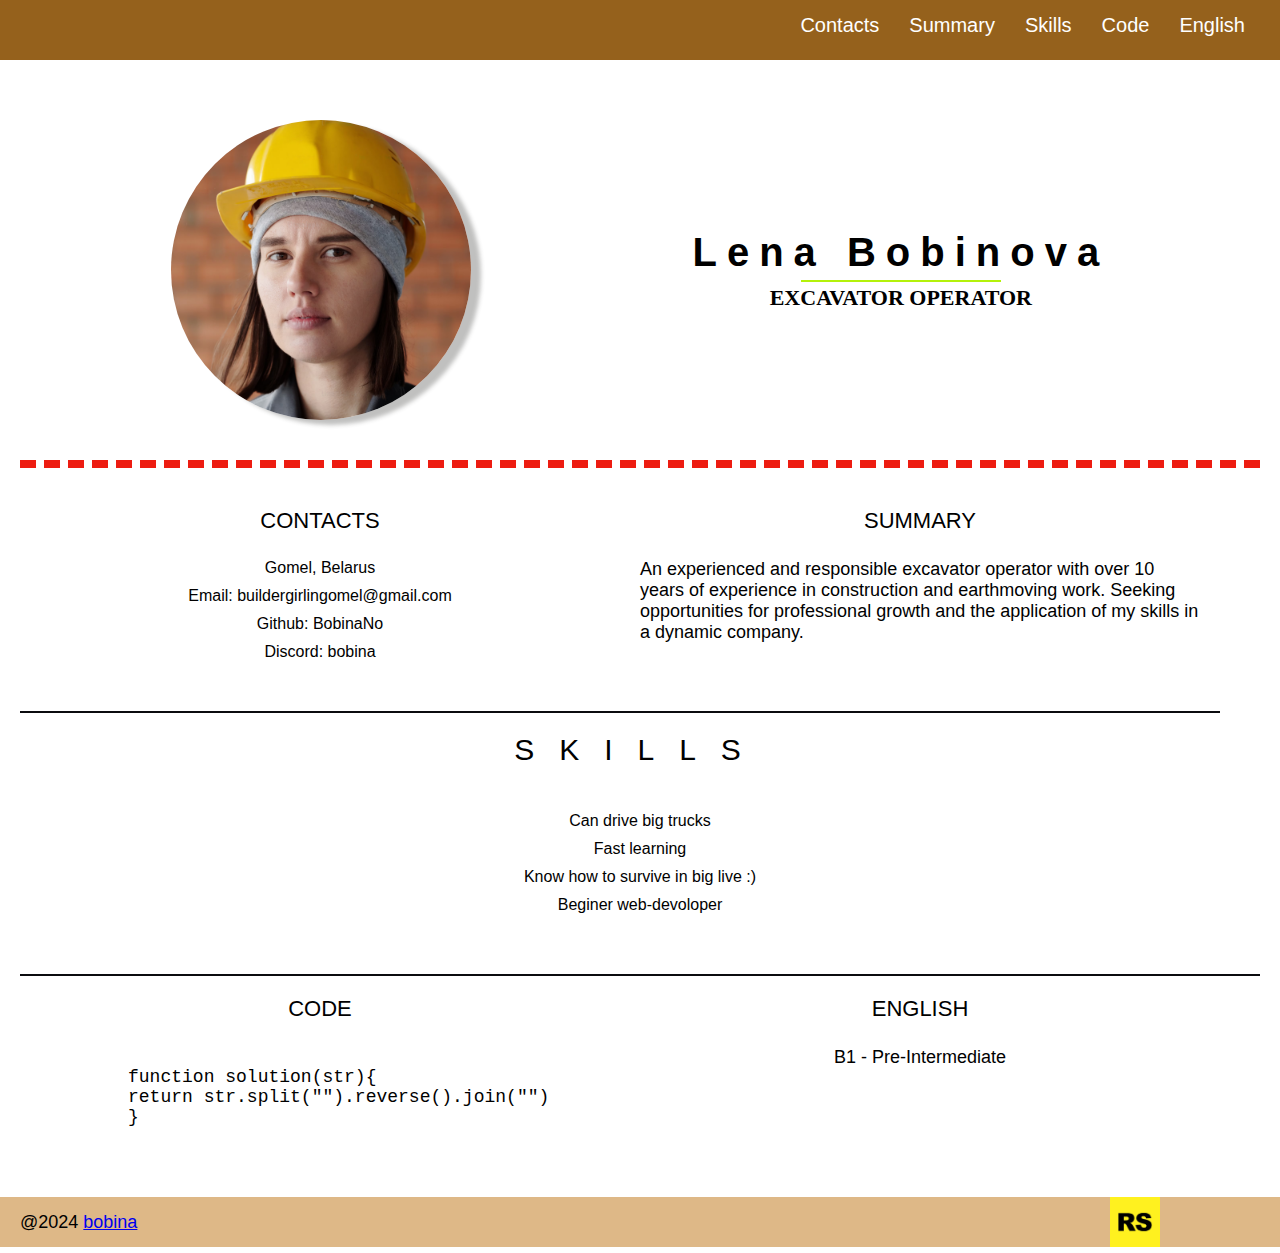
<file: index.html>
<!DOCTYPE html>
<html lang="en">
<head>
  <meta charset="UTF-8">
  <meta name="viewport" content="width=device-width, initial-scale=1.0">
  <title>CV</title>
  <link rel="stylesheet" href="style.css">
  <link rel="shortcut icon" href="assets/favicon.png" type="image/x-icon">
</head>
<body>
<header class="header">
  <div class="header-container container">
    <nav class="nav">
      <ul class="nav-list">
        <li class="nav-item"><a href="#contacts" class="nav-link">Contacts</a></li>
        <li class="nav-item"><a href="#summary" class="nav-link">Summary</a></li>
        <li class="nav-item"><a href="#skills" class="nav-link">Skills</a></li>
        <li class="nav-item"><a href="#skills" class="nav-link">Code</a></li>
        <li class="nav-item"><a href="#skills" class="nav-link">English</a></li>
      </ul>
    </nav>
  </div>
</header>
<main>
  <div class="container main-container">
    <section class="section section-profile">
      <img class="profile-photo" src="./assets/foto/photo.jpg" alt="my photo">
    <div class="section-profile-title">
      <h1 class="main-title">Lena Bobinova</h1>
      <h3 class="main-subtitle">excavator operator</h3>
    </div>
    </section>
    <section class="section section-contacts" id="contacts">
      <h2 class="section-title">Contacts</h2>
      <ul class="section-list">
        <li class="section-item">Gomel, Belarus</li>
        <li class="section-item">Email: buildergirlingomel@gmail.com</li>
        <li class="section-item">Github: BobinaNo </li>
        <li class="section-item">Discord: bobina</li>
      </ul>
    </section>

    <section class="section section-summary" id="summary">
      <h2 class="section-title">Summary</h2>
      <p>An experienced and responsible excavator operator with over 10 years of experience in construction and earthmoving work. Seeking opportunities for professional growth and the application of my skills in a dynamic company.</p>
    </section>

    <section class="section section-skills" id="skills">
      <h2 class="section-title">Skills</h2>
      <ul class="section-list">
        <li class="section-item">Can drive big trucks</li>
        <li class="section-item">Fast learning</li>
        <li class="section-item">Know how to survive in big live :)</li>
        <li class="section-item">Beginer web-devoloper</li>
      </ul>

    </section>

    <section class="section section-code" id="code">
      <h2 class="section-title">Code</h2>
      <pre class="pre">
        <code>
          function solution(str){
          return str.split("").reverse().join("")
          }
        </code>
      </pre>
    </section>

    <section class="section section-english" id="english">
      <h2 class="section-title">English</h2>
      <p>B1 - Pre-Intermediate</p>
    </section>
  </div>
</main>
<footer>
  <div class="container footer-container">
    <div>
      @2024
      <a href="https://github.com/BobinaNo" class="github">bobina</a>
    </div>
    
      <a href="https://rs.school/courses/javascript-preschool-ru" class="rss"></a>
    
  </div>
</footer>
</body>
</html>
</file>
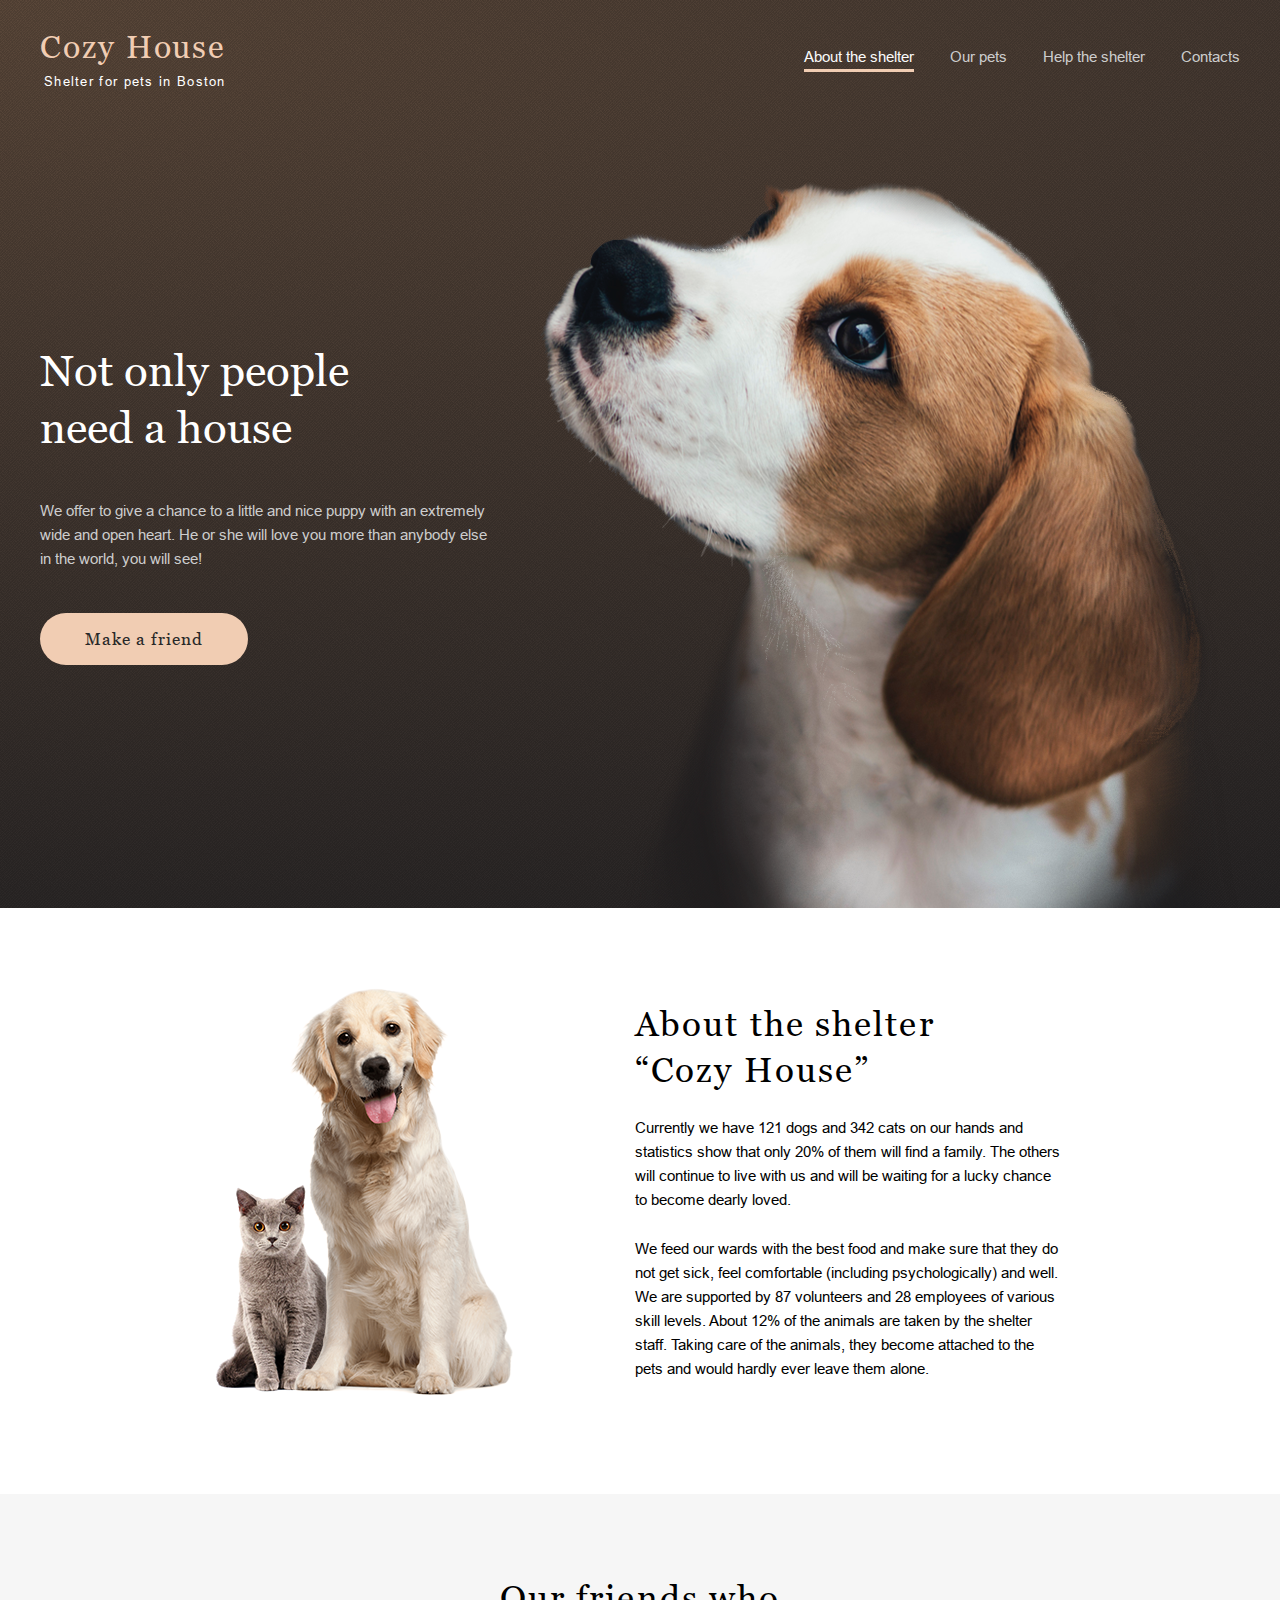
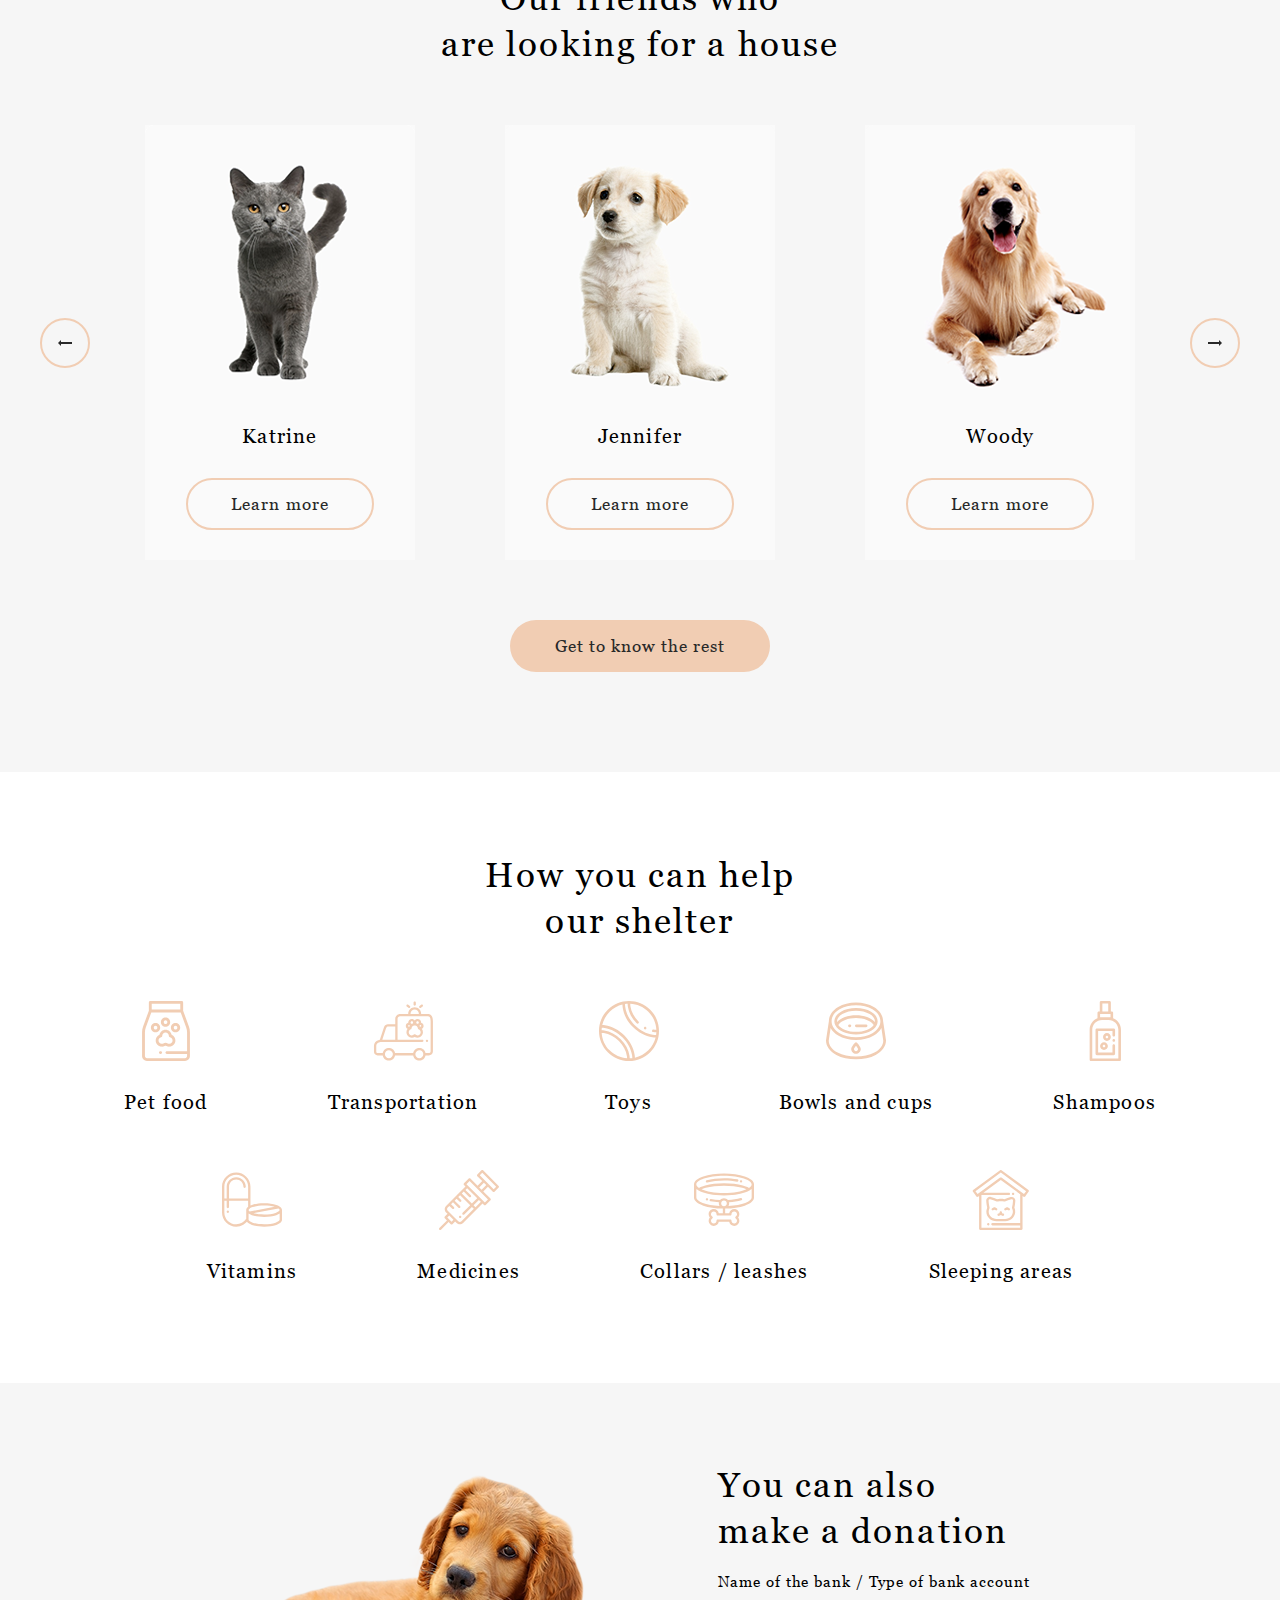
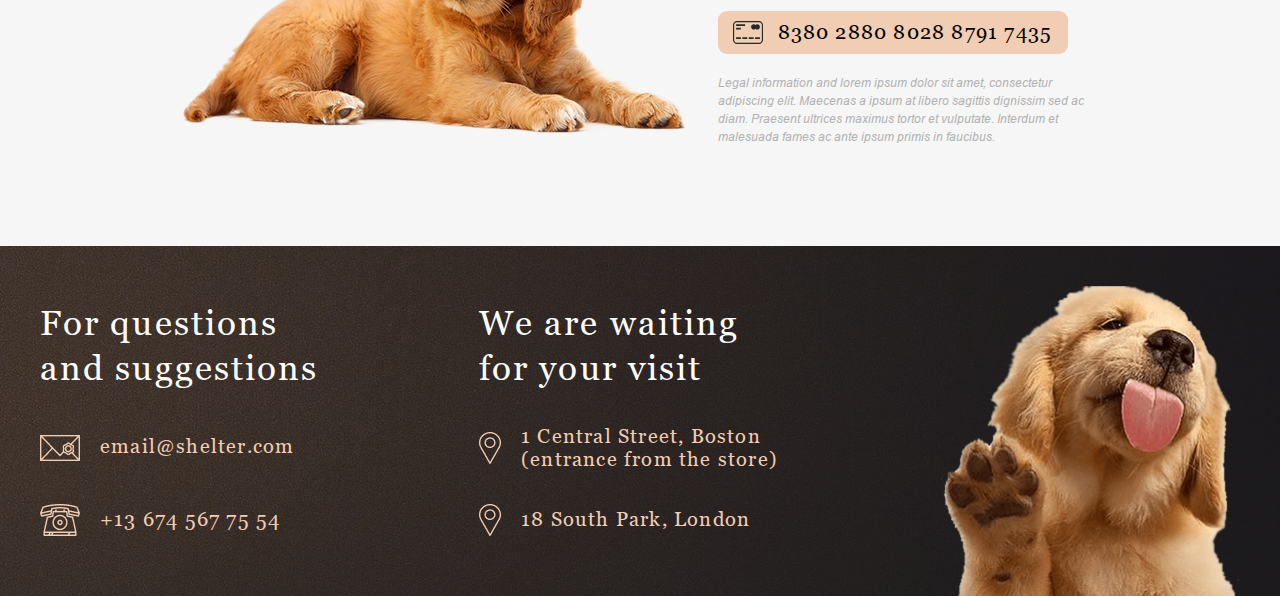
<file: shelter/index.html>
<!DOCTYPE html>
<html lang="en">
<head>
    <meta charset="UTF-8">
    <meta name="viewport" content="width=device-width, initial-scale=1.0">
    <link rel="stylesheet" href="style.css">
    <link rel="shortcut icon" href="./assets/img/fav-cat.png" type="image/x-icon">
    <title>Shelter</title>
</head>
<body>
    <div class="wrapper">
        <header class="header">
       
            <div class="header__container">
                <div class="logo">
                    <h1 class="logo__title">Cozy House</h1>
                    <p class="logo__sub-title">Shelter for pets in Boston</p>
                </div>
                <nav class="header__menu menu">
                    <ul class="menu__list">
                        <li class="menu__item"><a href="#about" class="menu__link menu__link_active">About the shelter</a></li>
                        <li class="menu__item"><a href="./our-pets.html" class="menu__link">Our pets</a></li>
                        <li class="menu__item"><a href="#help" class="menu__link">Help the shelter</a></li>
                        <li class="menu__item"><a href="#contacts" class="menu__link">Contacts</a></li>
                    </ul>
                </nav>
            </div>
        </header>
        <main class="main">
           <section class="not-only">
            <div class="not-only__container">
                <div class="not-only__content">

                    <div class="not-only__block-text block-text">
                        <h2 class="block-text__title">Not only people need a house</h2>
                        <div class="block-text__text">We offer to give a chance to a little and nice puppy with an extremely wide and open heart. He or she will love you more than anybody else in the world, you will see!</div>
                        <a href="#our-friends" class="block-text__button button">Make a friend</a>
                    </div>
                    <div class="not-only__image">
                        <img src="./assets/img/start-screen-puppy.png" alt="puppy">
                    </div>
                </div>
            </div>
           </section>

           <section class="about">
            <div class="about__container">
                <div class="about__image">
                    <img src="./assets/img/about-pets.png" alt="pets">
                </div>
                <div class="about__content">
                    <div class="about__about-text about-text">
                        <h3 class="about-text__title">About the shelter “Cozy House”</h3>
                        <p class="about-text__text">Currently we have 121 dogs and 342 cats on our hands and statistics show that only 20% of them will find a family. The others will continue to live with us and will be waiting for a lucky chance to become dearly loved.</p>
                        <p class="about-text__text">We feed our wards with the best food and make sure that they do not get sick, feel comfortable (including psychologically) and well. We are supported by 87 volunteers and 28 employees of various skill levels. About 12% of the animals are taken by the shelter staff. Taking care of the animals, they become attached to the pets and would hardly ever leave them alone.</p>
                    </div>
                    
                </div>
            </div>
           </section>



           <section class="our-friends" id="our-friends">
            <div class="out-friends__container">
                <h3 class="our-friends__title">Our friends who <br> are looking for a house</h3>
                <div class="carousel">
                    <button class="btn btn-left"><img src="./assets/img/arrow-left.png" alt="left"></button>
                    <div class="carousel__inner">
                        <div class="carousel__cards cards">
                            <div class="card">
                                <div class="card__image">
                                    <img src="./assets/img/pets-katrine.png" alt="">
                                </div>
                                <div class="card__name">Katrine</div>
                                <a href="#" class="card__button">Learn more</a>
                            </div> 
                            
                        </div>
                        <div class="carousel__cards cards">
                            <div class="card">
                                <div class="card__image">
                                    <img src="./assets/img/pets-jennifer.png" alt="">
                                </div>
                                <div class="card__name">Jennifer </div>
                                <a href="#" class="card__button">Learn more</a>
                            </div> 
                            
                        </div>
                        <div class="carousel__cards cards">
                            <div class="card">
                                <div class="card__image">
                                    <img src="./assets/img/pets-woody.png" alt="">
                                </div>
                                <div class="card__name">Woody</div>
                                <a href="#" class="card__button">Learn more</a>
                            </div> 
                            
                        </div>
                    </div>
                    <button class="btn btn-right"><img src="./assets/img/arrow-right.png" alt="right"></button>
                </div>
                <a href="" class="our-friends__button">Get to know the rest</a>
            </div>
           </section>

            <section class="help" id="help">
                <div class="help__container">
                    <h3 class="help__title">How you can help our shelter</h3>
                    <div class="help__cards">
                        <div class="help__card">
                            <img src="./assets/img/vector-help/Vector.svg" alt="food">
                            <p class="help__card-text">Pet food</p>
                        </div>
                        <div class="help__card">
                            <img src="./assets/img/vector-help/transportation.svg" alt="food">
                            <p class="help__card-text">Transportation</p>
                        </div>
                        <div class="help__card">
                            <img src="./assets/img/vector-help/toys.svg" alt="food">
                            <p class="help__card-text">Toys</p>
                        </div>
                        <div class="help__card">
                            <img src="./assets/img/vector-help/bowls-and-cups.svg" alt="food">
                            <p class="help__card-text">Bowls and cups</p>
                        </div>
                        <div class="help__card">
                            <img src="./assets/img/vector-help/shampoos.svg" alt="food">
                            <p class="help__card-text">Shampoos</p>
                        </div>
                        <div class="help__card">
                            <img src="./assets/img/vector-help/vitamins.svg" alt="food">
                            <p class="help__card-text">Vitamins</p>
                        </div>
                        <div class="help__card">
                            <img src="./assets/img/vector-help/medicines.svg" alt="food">
                            <p class="help__card-text">Medicines</p>
                        </div>
                        <div class="help__card">
                            <img src="./assets/img/vector-help/collars-or-leashes.svg" alt="food">
                            <p class="help__card-text">Collars / leashes</p>
                        </div>
                        <div class="help__card">
                            <img src="./assets/img/vector-help/sleeping-area.svg" alt="food">
                            <p class="help__card-text">Sleeping areas</p>
                        </div>
                    </div>
                </div>
            </section>

            <section class="in-addition">
                <div class="addition__container">
                    <div class="addition__content">
                        <div class="addition__img">
                            <img src="./assets/img/donation-dog.png" alt="dog">
                        </div>
                        <div class="addition__text">
                            <h3 class="addition__title">You can also make a donation</h3>
                            <p class="addition__bank-text">Name of the bank / Type of bank account</p>
                            <div class="addition__input-container">
                                <span class="addition__icon"><img src="./assets/img/credit-card.svg" alt="card"></span>
                                <input type="text" value="8380 2880 8028 8791 7435"  class="addition__input">
                            </div>
                            <p class="addition__legal-info">Legal information and lorem ipsum dolor sit amet, consectetur adipiscing elit. Maecenas a ipsum at libero sagittis dignissim sed ac diam. Praesent ultrices maximus tortor et vulputate. Interdum et malesuada fames ac ante ipsum primis in faucibus.</p>
                        </div>
                    </div>
                </div>
            </section>
            

        </main>
        <footer class="footer" id="contacts">
            <div class="footer__container">
                <div class="footer__content">
                    <div class="footer__contacts contacts">
                        <h3 class="contacts__title">For questions and suggestions</h3>
                        <a href="mailto:email@shelter.com" class="contacts__mail">
                            <img src="./assets/img/mail.png" alt="mail">email@shelter.com
                        </a>
                        <a href="tel:email@shelter.com" class="contacts__phone">
                            <img src="./assets/img/phone.png" alt="phone">+13 674 567 75 54
                        </a>
                    </div>
                    <div class="footer__location location">
                        <h3 class="location__title">We are waiting for your visit</h3>
                        <a href="#" class="location__mail">
                            <img src="./assets/img/icon-marker.png" alt="location">1 Central Street, Boston (entrance from the store)
                        </a>
                        <a href="#" class="location__phone">
                            <img src="./assets/img/icon-marker.png" alt="location">18 South Park, London 
                        </a>
                    </div>
                    <div class="footer__img">
                        <img src="./assets/img/footer-puppy.png" alt="puppy">
                    </div>
                </div>
            </div>
            
        </footer>
    </div>
</body>
</html>
</file>
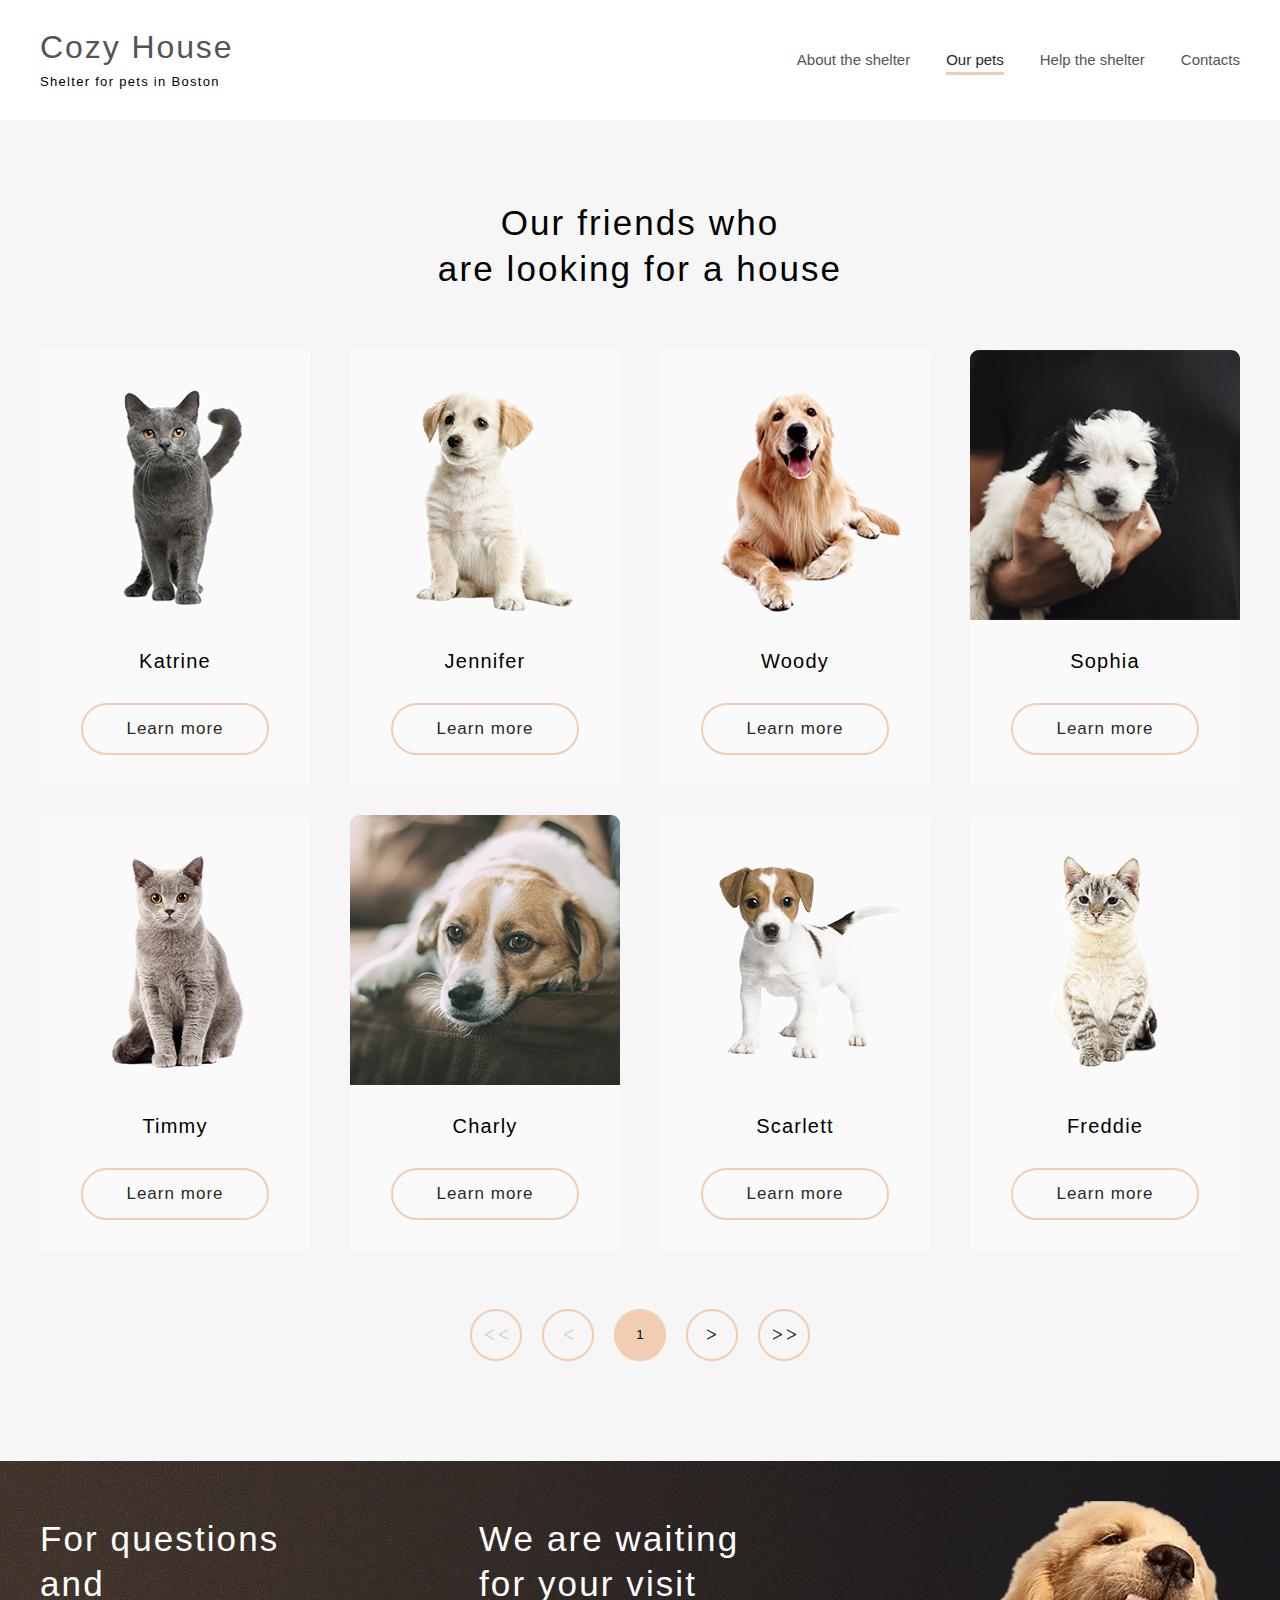
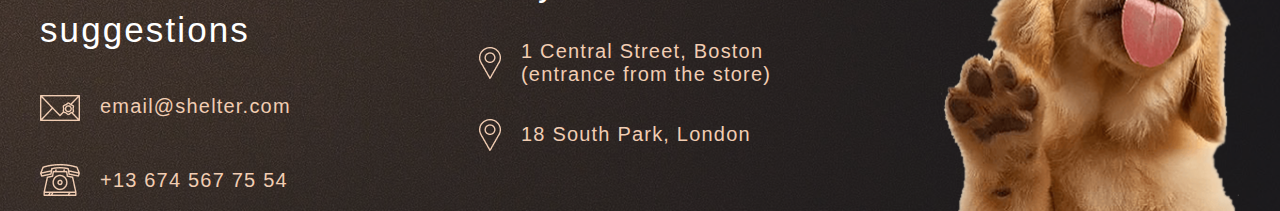
<file: shelter/our-pets.html>
<!DOCTYPE html>
<html lang="en">
<head>
    <meta charset="UTF-8">
    <meta name="viewport" content="width=device-width, initial-scale=1.0">
    <title>Cozy House</title>
    <link rel="stylesheet" href="style-pets.css">
    <link rel="shortcut icon" href="./assets/img/fav-cat.png" type="image/x-icon">
</head>
<body>
    <div class="wrapper">
        <header class="header">
       
            <div class="header__container">
                <div class="logo">
                    <h1 class="logo__title">Cozy House</h1>
                    <p class="logo__sub-title">Shelter for pets in Boston</p>
                </div>
                <nav class="header__menu menu">
                    <ul class="menu__list">
                        <li class="menu__item"><a href="./index.html" class="menu__link ">About the shelter</a></li>
                        <li class="menu__item"><a href="#our pets" class="menu__link menu__link_active">Our pets</a></li>
                        <li class="menu__item"><a href="./index.html#help" class="menu__link">Help the shelter</a></li>
                        <li class="menu__item"><a href="#contacts" class="menu__link">Contacts</a></li>
                    </ul>
                </nav>
            </div>
        </header>

        <main class="main">
            <section class="pets">
                <div class="pets__container">
                    <h3 class="pets__title">Our friends who<br>are looking for a house</h3>
                    <div class="pets__cards">
                        <div class="pets__card">
                            <img src="./assets/img/our-pets/pets-katrine.png" alt="" class="card__img">
                            <p class="card__name">Katrine</p>
                            <button class="card__btn">Learn more</button>
                        </div>
                        <div class="pets__card">
                            <img src="./assets/img/our-pets/pets-jennifer.png" alt="" class="card__img">
                            <p class="card__name">Jennifer</p>
                            <button class="card__btn">Learn more</button>
                        </div>
                        <div class="pets__card">
                            <img src="./assets/img/our-pets/pets-woody.png" alt="" class="card__img">
                            <p class="card__name">Woody</p>
                            <button class="card__btn">Learn more</button>
                        </div>
                        <div class="pets__card">
                            <img src="./assets/img/our-pets/pets-katrino.png" alt="" class="card__img">
                            <p class="card__name">Sophia</p>
                            <button class="card__btn">Learn more</button>
                        </div>
                        <div class="pets__card">
                            <img src="./assets/img/our-pets/pets-timmy.png" alt="" class="card__img">
                            <p class="card__name">Timmy</p>
                            <button class="card__btn">Learn more</button>
                        </div>
                        <div class="pets__card">
                            <img src="./assets/img/our-pets/pets-charly.png" alt="" class="card__img">
                            <p class="card__name">Charly</p>
                            <button class="card__btn">Learn more</button>
                        </div>
                        <div class="pets__card">
                            <img src="./assets/img/our-pets/pets-scarlet.png" alt="" class="card__img">
                            <p class="card__name">Scarlett</p>
                            <button class="card__btn">Learn more</button>
                        </div>
                        <div class="pets__card">
                            <img src="./assets/img/our-pets/pets-katrinka.png" alt="" class="card__img">
                            <p class="card__name">Freddie</p>
                            <button class="card__btn">Learn more</button>
                        </div>
                    </div>
                    <div class="pets__paginations">
                        <button class="pets__arrow-btn pets__arrow_two-left pets__arrow_inactive"><img src="./assets/img/our-pets/arrows/two-left.png" alt=""></button>
                        <button class="pets__arrow-btn pets__arrow_one-left pets__arrow_inactive"><img src="./assets/img/our-pets/arrows/one-left.png" alt=""></button>
                        <button class="pets__arrow-btn pets__arrow pets__arrow_active">1</button>
                        <button class="pets__arrow-btn pets__arrow_one-right "><img src="./assets/img/our-pets/arrows/one-right.png" alt=""></button>
                        <button class="pets__arrow-btn pets__arrow_two-right "><img src="./assets/img/our-pets/arrows/two-right.png" alt=""></button>
                    </div>
                </div>
            </section>
        </main>

        <footer class="footer" id="contacts">
            <div class="footer__container">
                <div class="footer__content">
                    <div class="footer__contacts contacts">
                        <h3 class="contacts__title">For questions and suggestions</h3>
                        <a href="mailto:email@shelter.com" class="contacts__mail">
                            <img src="./assets/img/mail.png" alt="mail">email@shelter.com
                        </a>
                        <a href="tel:email@shelter.com" class="contacts__phone">
                            <img src="./assets/img/phone.png" alt="phone">+13 674 567 75 54
                        </a>
                    </div>
                    <div class="footer__location location">
                        <h3 class="location__title">We are waiting for your visit</h3>
                        <a href="#" class="location__zone-1">
                            <img src="./assets/img/icon-marker.png" alt="location">1 Central Street, Boston (entrance from the store)
                        </a>
                        <a href="#" class="location__zone-2">
                            <img src="./assets/img/icon-marker.png" alt="location">18 South Park, London 
                        </a>
                    </div>
                    <div class="footer__img">
                        <img src="./assets/img/footer-puppy.png" alt="puppy">
                    </div>
                </div>
            </div>
            
        </footer>
    </div>
    
</body>
</html>
</file>
<file: style.css>
* {
    margin: 0;
    padding: 0;
    box-sizing: border-box;
}

body {
    font-size: 18px;
    margin: 0;
    padding: 0;
    display: flex;
    flex-direction: column;
    justify-content: space-between;
    font-family: 'Gill Sans', 'Gill Sans MT', Calibri, 'Trebuchet MS', sans-serif;

}

.header-container {
    background-color: rgb(149, 97, 28);
}

.container {
    max-width: 1440px;
    margin: 0 auto;
    padding: 0 20px;
}

.main-container {
    display: flex;
    flex-wrap: wrap;
}

.nav {
    min-height: 60px;
}

.nav-list {
    display: flex;
    justify-content: flex-end;
    align-items: center;
    list-style: none;
}

.nav-item {}

.nav-link {
    position: relative;
    padding: 0 15px;
    text-decoration: none;
    font-size: 20px;
    font-weight: 500;
    line-height: 50px;
    color: #ffffff;
    transition: 0.5s;
}

.nav-link:hover {
    color: #b4f20a;
    /* transition: 0.5s; */
}

.nav-link::after {
    content: "";
    position: absolute;
    left: 15px;
    bottom: -6px;
    width: calc(100% - 30px);
    background-color: blue;
    height: 2px;
    transition: 0.5s;
    opacity: 0;
}

.nav-link:hover::after {
    opacity: 1;
}


.section {
    /* display: flex; */
    margin-top: 20px;
    padding-bottom: 30px;
    border-bottom: 2px solid rgb(11, 12, 15);
}

.section:nth-child(5),
.section:nth-child(6) {
    border-bottom: none;
}

.section-profile {
    display: flex;
    justify-content: space-around;
    align-items: center;
    width: 100%;
    padding: 40px;
    border-bottom: 8px dashed rgb(237, 28, 17);
}

.profile-photo {
    width: 300px;
    height: 300px;
    object-fit: cover;
    border-radius: 50%;
    box-shadow: 10px 5px 4px rgba(48, 45, 42, 0.3);
}

.section-profile-title {
    display: flex;
    flex-direction: column;
    align-items: center;
}

.main-title {
    position: relative;
    margin-bottom: 10px;
    font-size: 40px;
    font-weight: 700;
    letter-spacing: 10px;
}

.main-title::after {
    content: '';
    position: absolute;
    top: 50px;
    left: 50%;
    margin-left: -100px;
    width: 200px;
    height: 2px;
    background-color: #b4f20a;
}

.main-subtitle {
    font-size: 22px;
    text-transform: uppercase;
    font-family: 'Times New Roman', Times, serif;
}

.section-contacts {
    width: calc(50% - 20px);
    padding: 20px;
}

.section-title {
    margin-bottom: 25px;
    font-size: 22px;
    font-weight: 400;
    text-align: center;
    text-transform: uppercase;
}

.section-list {
    list-style: none;
}

.section-item {
    margin-bottom: 10px;
    font-size: 16px;
}

.section-summary {
    width: calc(50% - 20px);
    padding: 20px;
}

.section-skills {

    display: flex;
    flex-direction: column;
    align-items: center;
    margin: 0 auto;
    width: 100%;
}

.section-skills>h2 {
    margin-top: 20px;
    font-size: 30px;
    letter-spacing: 25px;
}

.section-list {
    margin: 20px;
    display: flex;
    flex-direction: column;
    align-items: center;
}

.section-code {
    width: calc(50% - 20px);

}



.section-english {
    width: calc(50% - 20px);
}

.section-english p {
    text-align: center;
}

.footer-container {
    display: flex;
    justify-content: space-between;
    align-items: center;
    margin: 0 auto;
    /* min-height: 60px; */
    background-color: burlywood;

}

.rss {
    width: 150px;
    height: 50px;
    background-image: url('./assets/rs-logo.png');
    background-size: contain;
    background-repeat: no-repeat;
}
</file>
<file: shelter/style.css>
@font-face {
    font-display: swap;
    font-family: 'Arial';
    font-style: italic;
    font-weight: 400;
    src: url('./assets/fonts/arial-italic.woff2') format('woff2');
}

@font-face {
    font-display: swap;
    font-family: 'Arial';
    font-style: normal;
    font-weight: 400;
    src: url('./assets/fonts/arial-regular.woff2') format('woff2');
}

@font-face {
    font-display: swap;
    font-family: 'Georgia';
    font-style: italic;
    font-weight: 400;
    src: url('./assets/fonts/georgia-italic.woff2') format('woff2');
}

@font-face {
    font-display: swap;
    font-family: 'Georgia';
    font-style: normal;
    font-weight: 400;
    src: url('./assets/fonts/georgia-regular.woff2') format('woff2');
}

@font-face {
    font-display: swap;
    font-family: 'Georgia';
    font-style: normal;
    font-weight: 700;
    src: url('./assets/fonts/georgia-bold.woff2') format('woff2');
}


h1,
h2,
h3,
h4,
h5,
h6,
p {
    font-size: inherit;
    font-weight: inherit;
}

ul,
ul li {
    list-style: none;
}

*,
*::before,
*::after {
    box-sizing: border-box;
}

:focus,
:active {
    outline: none;
}

a:focus,
a:active {
    outline: none;
}

a,
a:link,
a:visited {
    text-decoration: none;
}

a:hover {
    /* color: inherit; */
    text-decoration: none;
}

img {
    vertical-align: top;
}

img,
svg {
    max-width: 100%;
    height: auto;
}

* {
    margin: 0;
    padding: 0;
    box-sizing: border-box;
}


:root {
    --color-light-xl: #fff;
    --color-light-l: #f6f6f6;
    --color-light-s: #fafafa;
    --color-dark-s: #cdcdcd;
    --color-dark-m: #b2b2b2;
    --color-dark-l: #545454;
    --color-dark-xl: #4c4c4c;
    --color-dark-2xl: #444;
    --color-dark-3xl: #292929;
    --color-primary: #f1cdb3;
    --color-primary-light: #fddcc4;
    --start-screen-gradient-background: #211f20;
    --footer-gradient-background: #211f20;
    --font-family: "Georgia", sans-serif;
    --second-family: "Arial", sans-serif;
}

* {
    margin: 0;
    padding: 0;
    box-sizing: border-box;
}

html,
body {
    height: 100%;
    font-family: var(--font-family);
    font-size: 15px;
    scroll-behavior: smooth;
    /* background-color: #444; */
}

.wrapper {
    overflow: hidden;
    display: flex;
    flex-direction: column;
    min-height: 100%;
}

.main {
    flex: 1 1 auto;
}

[class*="__container"] {
    max-width: 1200px;
    margin: 0px auto;

}

.header {
    margin: 30px 0 -90px 0;
    z-index: 1;
}

.header__container {

    display: flex;
    justify-content: center;
    min-height: 60px;
    align-items: center;
}

.logo__title {
    margin-bottom: 10px;
    font-family: var(--font-family);

    font-size: 32px;
    font-weight: 400;
    line-height: 35.2px;
    letter-spacing: 0.06em;
    color: var(--color-primary);


}

.logo__sub-title {

    font-family: var(--second-family);
    font-size: 13px;
    font-weight: 400;
    line-height: 14.95px;
    letter-spacing: 0.1em;
    color: var(--color-light-xl);
    margin-left: 4px;

}

.header__menu {
    flex: 1 1 auto;
}

.menu {
    display: flex;
    justify-content: flex-end;

}

.menu__list {
    display: flex;
}

.menu__item {
    margin: 0 0 7px 36px;
}

.menu__link {

    font-family: var(--second-family);
    font-weight: 400;
    font-size: 15px;
    line-height: 160%;
    color: var(--color-dark-s);
}

.menu__link:hover {
    color: var(--color-light-xl)
}

.menu__link_active {
    position: relative;
    font-family: var(--second-family);
    font-weight: 400;
    font-size: 15px;
    line-height: 160%;
    color: var(--color-light-s);
}

.menu__link_active::after {
    content: '';
    position: absolute;
    width: 100%;
    height: 3px;
    background-color: var(--color-primary);
    left: 0;
    bottom: -7px;
}



/* NOT ONLY */

.not-only {
    background: url('./assets/img/noise_transparent.png'), radial-gradient(237.5% 111.8% at 0% 0%, rgb(91, 72, 58) 0%, rgb(38, 36, 37) 100%);

    padding: 180px 0 0 0;
}

.not-only__container {
    display: flex;
    flex-wrap: wrap;
    align-items: center;
}

.not-only__content {
    display: flex;
    align-items: center;
}

.not-only__block-text {

    /* flex: 0 1 50%; */
}

.block-text {
    max-width: 460px;
    margin-bottom: 80px;
}

.block-text__title {
    max-width: 310px;
    margin-bottom: 42px;
    /* font-family: Georgia, sans-serif; */
    font-family: var(--font-family);
    font-size: 44px;
    font-weight: 400;
    line-height: 57.2px;
    color: var(--color-light-xl);


}

.block-text__text {
    margin-bottom: 42px;
    font-family: var(--second-family);
    font-size: 15px;
    font-weight: 400;
    line-height: 24px;
    color: var(--color-dark-s);


}

.block-text__button {

    padding: 15px 45px;
    border-radius: 100px;
    background-color: var(--color-primary);
    /* margin: 42px 0 0 0; */

}

.block-text__button:hover {
    background-color: var(--color-primary-light);
    transition: background-color 0.5s ease;
}

.button {
    /* display: inline-block; */
    display: inline-block;
    font-family: var(--font-family);
    font-size: 17px;
    font-weight: 400;
    line-height: 22.1px;
    letter-spacing: 0.06em;
    color: var(--color-dark-3xl);

}

.not-only__image {
    /* flex: 0 1 50%; */
    margin-left: 40px;
}

.not-only__image img {
    max-width: 100%;
}


/* ABOUT */

.about {

    background: var(--color-light-xl);
    margin-top: 80px;
}

.about__container {
    display: flex;
    /* justify-content: center; */
}

.about__image {
    flex: 0 1 50%;
    padding: 0 0 0 174px;



}

.about__content {
    flex: 0 1 50%;
}

.about__about-text {
    padding: 14px 175px 0 0;
}

.about-text {}

.about-text__title {
    width: 370px;
    margin-bottom: 23px;
    font-family: var(--font-family);
    font-size: 35px;
    font-weight: 400;
    line-height: 45.5px;
    letter-spacing: 0.06em;


}

.about-text__text {
    width: 430px;
    font-family: var(--second-family);
    font-size: 15px;
    font-weight: 400;
    line-height: 24px;


}

.about-text__text:nth-of-type(1) {
    margin-bottom: 25px;
}




/* OUR FRIENDS */

.our-friends {
    background-color: var(--color-light-l);

}

.out-friends__container {
    display: flex;
    flex-direction: column;
    align-items: center;
    margin-top: 98px;
}

.our-friends__title {
    max-width: 400px;
    padding-top: 82px;
    padding-bottom: 58px;
    font-family: var(--font-family);
    font-size: 35px;
    font-weight: 400;
    line-height: 45.5px;
    letter-spacing: 0.06em;
    text-align: center;


}

.carousel {
    display: flex;
    justify-content: space-between;
    width: 1200px;
}

.btn {
    display: flex;
    justify-content: center;
    align-items: center;
    border: solid 2px;
    border-radius: 50%;
    align-self: center;
    width: 50px;
    height: 50px;
    border-color: var(--color-primary);
    background-color: var(--color-light-l);
    cursor: pointer;
}

.btn:hover {
    background-color: var(--color-primary-light);
    transition: background-color 0.5s ease;
}

.btn-left {}

.carousel__inner {
    display: flex;
    gap: 90px;
}

.carousel__cards {}

.cards {}

.card {
    display: flex;
    flex-direction: column;
    align-items: center;
    width: 270px;
    background-color: var(--color-light-s);
    /* height: 400px; */
}

.card:hover {
    box-shadow: 2px 5px 15px rgb(12, 12, 13);
    transition: box-shadow 0.5s ease;
}

.card__image {
    width: 100%;
}

.card__name {
    margin-top: 30px;
    margin-bottom: 30px;
    font-family: var(--font-family);
    font-size: 20px;
    font-weight: 400;
    line-height: 22.72px;
    letter-spacing: 0.06em;
    /* text-align: center; */

}

.card__button {
    display: inline-block;
    padding: 13px 43px;
    margin-bottom: 30px;
    border: solid 2px;
    border-color: var(--color-primary);
    border-radius: 100px;
    font-family: var(--font-family);
    font-size: 17px;
    font-weight: 400;
    line-height: 22.1px;
    letter-spacing: 0.06em;
    color: var(--color-dark-3xl);


}

.card:hover .card__button {
    background-color: var(--color-primary-light);
    transition: background-color 0.5s ease;
}

.btn-right {}

.our-friends__button {
    margin-top: 60px;
    margin-bottom: 100px;
    padding: 15px 45px;
    /* border: 2px solid; */
    background-color: var(--color-primary);
    border-radius: 100px;
    font-family: var(--font-family);
    font-size: 17px;
    font-weight: 400;
    line-height: 22.1px;
    letter-spacing: 0.06em;
    color: var(--color-dark-3xl);


}

.our-friends__button:hover {
    background-color: var(--color-primary-light);
    transition: background-color 0.5s ease;
}


/* HELP */

.help {
    background-color: var(--color-light-xl);
}

.help__container {
    display: flex;
    flex-direction: column;
    align-items: center;
}

.help__title {

    max-width: 312px;
    margin-top: 81px;
    margin-bottom: 57px;
    font-family: var(--font-family);
    font-size: 35px;
    font-weight: 400;
    line-height: 45.5px;
    letter-spacing: 0.06em;
    text-align: center;

}

.help__cards {
    display: flex;
    justify-content: center;
    flex-wrap: wrap;
    gap: 56px 120px;
}

.help__card {
    display: flex;
    flex-direction: column;
    align-items: center;
}

.help__card img {
    width: 60px;
    height: 60px;
}

.help__card-text {
    margin-top: 30px;
    font-family: var(--font-family);
    font-size: 20px;
    font-weight: 400;
    line-height: 23px;
    letter-spacing: 0.06em;
    text-align: center;

}


/* IN ADDITION */

.in-addition {
    background-color: var(--color-light-l);
}

.addition__container {}

.addition__content {
    display: flex;
    align-items: center;
    /* justify-content: baseline; */
    column-gap: 30px;
    margin-top: 100px;
    padding: 80px 0 100px 0px;
    /* justify-content: center;
    column-gap: 60px; */
    /* gap: 50px; */
    justify-content: center;

}

.addition__img {
    /* flex: 0 0 60%; */
    /* padding-right: 50px;
    flex: 0 0 40%; */
    /* align-self: center; */
}

.addition__img img {
    /* width: 100%;
    height: 261px; */
}

.addition__text {
    display: flex;
    flex-direction: column;
    /* row-gap: 30px; */
    /* flex: 0 0 320px; */
    /* flex: 0 1 50%; */
}

.addition__title {
    max-width: 300px;
    font-family: var(--font-family);
    font-size: 35px;
    font-weight: 400;
    line-height: 45.5px;
    letter-spacing: 0.06em;
    margin-bottom: 20px;


}

.addition__bank-text {
    margin-bottom: 20px;
    font-family: var(--font-family);
    font-size: 15px;
    font-weight: 400;
    line-height: 16.5px;
    letter-spacing: 0.06em;



}

.addition__input-container {
    display: flex;
    align-items: center;
    width: 350px;
    gap: 15px;
    padding: 10px 15px;
    background-color: var(--color-primary);
    border-radius: 9px;
    /* cursor: pointer; */
}

.addition__input-container:hover {
    background-color: var(--color-primary-light);
    transition: background-color 0.5s ease;
}


.addition__icon {}

.addition__input {
    width: 275px;
    background-color: var(--color-primary);
    font-family: var(--font-family);
    font-size: 20px;
    font-weight: 400;
    line-height: 23px;
    letter-spacing: 0.06em;
    text-align: left;
    border: none;
    cursor: pointer;

}

.addition__input:hover {
    background-color: var(--color-primary-light);
    transition: background-color 0.5s ease;
}

.addition__legal-info {
    margin-top: 20px;
    max-width: 380px;
    font-family: var(--second-family);
    font-size: 12px;
    font-style: italic;
    font-weight: 400;
    line-height: 18px;
    color: var(--color-dark-m);


}



/* FOOTER */

.footer {
    background: url('./assets/img/footer-background.png') center center no-repeat;
    background-size: cover;

}

.footer__container {
    padding-top: 40px;
    /* display: flex; */
}

.footer__content {
    display: flex;
    justify-content: space-between;

}

.footer__contacts {
    margin-top: 15px;
    display: flex;
    flex-direction: column;
    row-gap: 43px;
    max-width: 280px;

}

.contacts {}

.contacts__title {

    font-family: var(--font-family);
    font-size: 35px;
    font-weight: 400;
    line-height: 45.5px;
    letter-spacing: 0.06em;
    color: var(--color-light-xl);


}

.contacts__mail {
    display: flex;
    gap: 20px;
    font-family: var(--font-family);
    font-size: 20px;
    font-weight: 400;
    line-height: 23px;
    letter-spacing: 0.06em;
    color: var(--color-primary);


}

.contacts__phone {
    display: flex;
    gap: 20px;
    align-items: center;
    font-family: var(--font-family);
    font-size: 20px;
    font-weight: 400;
    line-height: 23px;
    letter-spacing: 0.06em;
    color: var(--color-primary);
}

.footer__location {
    display: flex;
    flex-direction: column;
    max-width: 302px;
}

.location {
    margin-top: 15px;
    display: flex;
    flex-direction: column;
    row-gap: 33px;
    max-width: 302px;
}

.location__title {
    font-family: var(--font-family);
    font-size: 35px;
    font-weight: 400;
    line-height: 45.5px;
    letter-spacing: 0.06em;
    color: var(--color-light-xl);



}

.location__mail {
    display: flex;
    gap: 20px;
    align-items: center;
    font-family: var(--font-family);
    font-size: 20px;
    font-weight: 400;
    line-height: 23px;
    letter-spacing: 0.06em;
    color: var(--color-primary);
}

.location__phone {
    display: flex;
    gap: 20px;
    align-items: center;
    font-family: var(--font-family);
    font-size: 20px;
    font-weight: 400;
    line-height: 23px;
    letter-spacing: 0.06em;
    color: var(--color-primary);
}

.footer__img {}
</file>
<file: shelter/style-pets.css>
h1,
h2,
h3,
h4,
h5,
h6,
p {
    font-size: inherit;
    font-weight: inherit;
}

ul,
ul li {
    list-style: none;
}

*,
*::before,
*::after {
    box-sizing: border-box;
}

:focus,
:active {
    outline: none;
}

a:focus,
a:active {
    outline: none;
}

a,
a:link,
a:visited {
    text-decoration: none;
}

a:hover {
    /* color: inherit; */
    text-decoration: none;
}

img {
    vertical-align: top;
}

img,
svg {
    max-width: 100%;
    height: auto;
}

* {
    margin: 0;
    padding: 0;
    box-sizing: border-box;
}


:root {
    --color-light-xl: #fff;
    --color-light-l: #f6f6f6;
    --color-light-s: #fafafa;
    --color-dark-s: #cdcdcd;
    --color-dark-m: #b2b2b2;
    --color-dark-l: #545454;
    --color-dark-xl: #4c4c4c;
    --color-dark-2xl: #444;
    --color-dark-3xl: #292929;
    --color-primary: #f1cdb3;
    --color-primary-light: #fddcc4;
    --start-screen-gradient-background: #211f20;
    --footer-gradient-background: #211f20;
    --font-family: "Georgia", sans-serif;
    --second-family: "Arial", sans-serif;
}

html {
    scroll-behavior: smooth;
}


.wrapper {
    overflow: hidden;
    display: flex;
    flex-direction: column;
    min-height: 100%;

}

[class*="__container"] {
    max-width: 1280px;
    margin: 0px auto;

}


.header {}

.header__container {
    padding: 0 40px;
    min-height: 120px;
    display: flex;
    align-items: center;
    justify-content: space-between;

}

.logo {
    display: flex;
    flex-direction: column;
    gap: 10px
}

.logo__title {

    font-family: var(--font-family);
    font-size: 32px;
    font-weight: 400;
    line-height: 35.2px;
    letter-spacing: 0.06em;
    color: var(--color-dark-l);

}

.logo__sub-title {

    font-family: var(--second-family);
    font-size: 13px;
    font-weight: 400;
    line-height: 14.95px;
    letter-spacing: 0.1em;


}

.header__menu {}

.menu {
    /* display: flex; */
}

.menu__list {
    display: flex;
    /* align-items: baseline; */
    gap: 36px;
    /* align-items: center; */
}

.menu__item {}

.menu__link {

    font-family: var(--second-family);
    font-size: 15px;
    font-weight: 400;
    line-height: 24px;
    color: var(--color-dark-l);

}

.menu__link:hover {
    color: var(--color-dark-3xl);
    transition: color 0.3s ease;
}

.menu__link_active {
    position: relative;
    color: var(--color-dark-3xl)
}

.menu__link_active::after {
    content: '';
    position: absolute;
    height: 3px;
    width: 100%;
    background-color: var(--color-primary);
    left: 0;
    bottom: -7px;
}


/* OUR PETS */

.main {}

.pets {
    background-color: var(--color-light-l);
    padding: 80px 0 100px;
}

.pets__container {
    display: flex;
    flex-direction: column;
    row-gap: 59px;
    padding: 0 40px;
}

.pets__title {
    font-family: var(--font-family);
    font-size: 35px;
    font-weight: 400;
    line-height: 45.5px;
    letter-spacing: 0.06em;
    text-align: center;

}

.pets__cards {
    display: flex;
    flex-wrap: wrap;
    gap: 30px 40px;
}

.pets__card {
    display: flex;
    flex-direction: column;
    align-items: center;
    row-gap: 30px;
    padding-bottom: 30px;
    background-color: var(--color-light-s);
}

.pets__card:hover {
    box-shadow: 3px 2px 10px 10px rgba(9, 9, 9, 0.04);
    transition: box-shadow 0.7s ease;
}

.pets__card:hover .card__btn {
    background-color: var(--color-primary-light);
    transition: background-color 0.5s ease;
}

.card__img {}

.card__img img {
    width: 100%;
    height: auto;
}

.card__name {
    font-family: var(--font-family);
    font-size: 20px;
    font-weight: 400;
    line-height: 22.72px;
    letter-spacing: 0.06em;
}

.card__btn {
    padding: 13px 43px;
    border: solid 2px;
    border-color: var(--color-primary);
    border-radius: 100px;
    font-family: var(--font-family);
    font-size: 17px;
    font-weight: 400;
    line-height: 22.1px;
    letter-spacing: 0.06em;
    color: var(--color-dark-3xl);
    background-color: var(--color-light-s);
    cursor: pointer;


}

.pets__paginations {
    display: flex;
    justify-content: center;
    column-gap: 20px;
}

.pets__arrow-btn {
    display: flex;
    justify-content: center;
    align-items: center;
    width: 52px;
    height: 52px;
    border-radius: 50%;
    border: solid 2px;
    border-color: var(--color-primary);
    background-color: var(--color-light-l);
    cursor: pointer;

}

.pets__arrow-btn:hover {
    background-color: var(--color-primary-light);
    transition: 0.5s ease;
}

.pets__arrow_two-left {}

.pets__arrow_inactive {
    /* border-color: var(--color-dark-s); */
    cursor: not-allowed;
    /* background-color: var(--color-light-l); */
}

.pets__arrow_one-left {}

.pets__arrow {}

.pets__arrow_active {
    background-color: var(--color-primary);
}

.pets__arrow_one-right {}

.pets__arrow_two-right {}


/* FOOTER */

.footer {
    background: url('./assets/img/footer-background.png') center center no-repeat;
    background-size: cover;

}

.footer__container {
    /* padding-top: 40px; */
    padding: 40px 40px 0 40px;
    /* display: flex; */
}

.footer__content {
    display: flex;
    justify-content: space-between;

}

.footer__contacts {
    margin-top: 15px;
    display: flex;
    flex-direction: column;
    row-gap: 43px;
    max-width: 280px;

}

.contacts {}

.contacts__title {

    font-family: var(--font-family);
    font-size: 35px;
    font-weight: 400;
    line-height: 45.5px;
    letter-spacing: 0.06em;
    color: var(--color-light-xl);


}

.contacts__mail {
    display: flex;
    gap: 20px;
    font-family: var(--font-family);
    font-size: 20px;
    font-weight: 400;
    line-height: 23px;
    letter-spacing: 0.06em;
    color: var(--color-primary);


}

.contacts__phone {
    display: flex;
    gap: 20px;
    align-items: center;
    font-family: var(--font-family);
    font-size: 20px;
    font-weight: 400;
    line-height: 23px;
    letter-spacing: 0.06em;
    color: var(--color-primary);
}

.footer__location {
    display: flex;
    flex-direction: column;
    max-width: 302px;
}

.location {
    margin-top: 15px;
    display: flex;
    flex-direction: column;
    row-gap: 33px;
    max-width: 302px;
}

.location__title {
    font-family: var(--font-family);
    font-size: 35px;
    font-weight: 400;
    line-height: 45.5px;
    letter-spacing: 0.06em;
    color: var(--color-light-xl);



}

.location__zone-1 {
    display: flex;
    gap: 20px;
    align-items: center;
    font-family: var(--font-family);
    font-size: 20px;
    font-weight: 400;
    line-height: 23px;
    letter-spacing: 0.06em;
    color: var(--color-primary);
}

.location__zone-2 {
    display: flex;
    gap: 20px;
    align-items: center;
    font-family: var(--font-family);
    font-size: 20px;
    font-weight: 400;
    line-height: 23px;
    letter-spacing: 0.06em;
    color: var(--color-primary);
}

.footer__img {}
</file>
